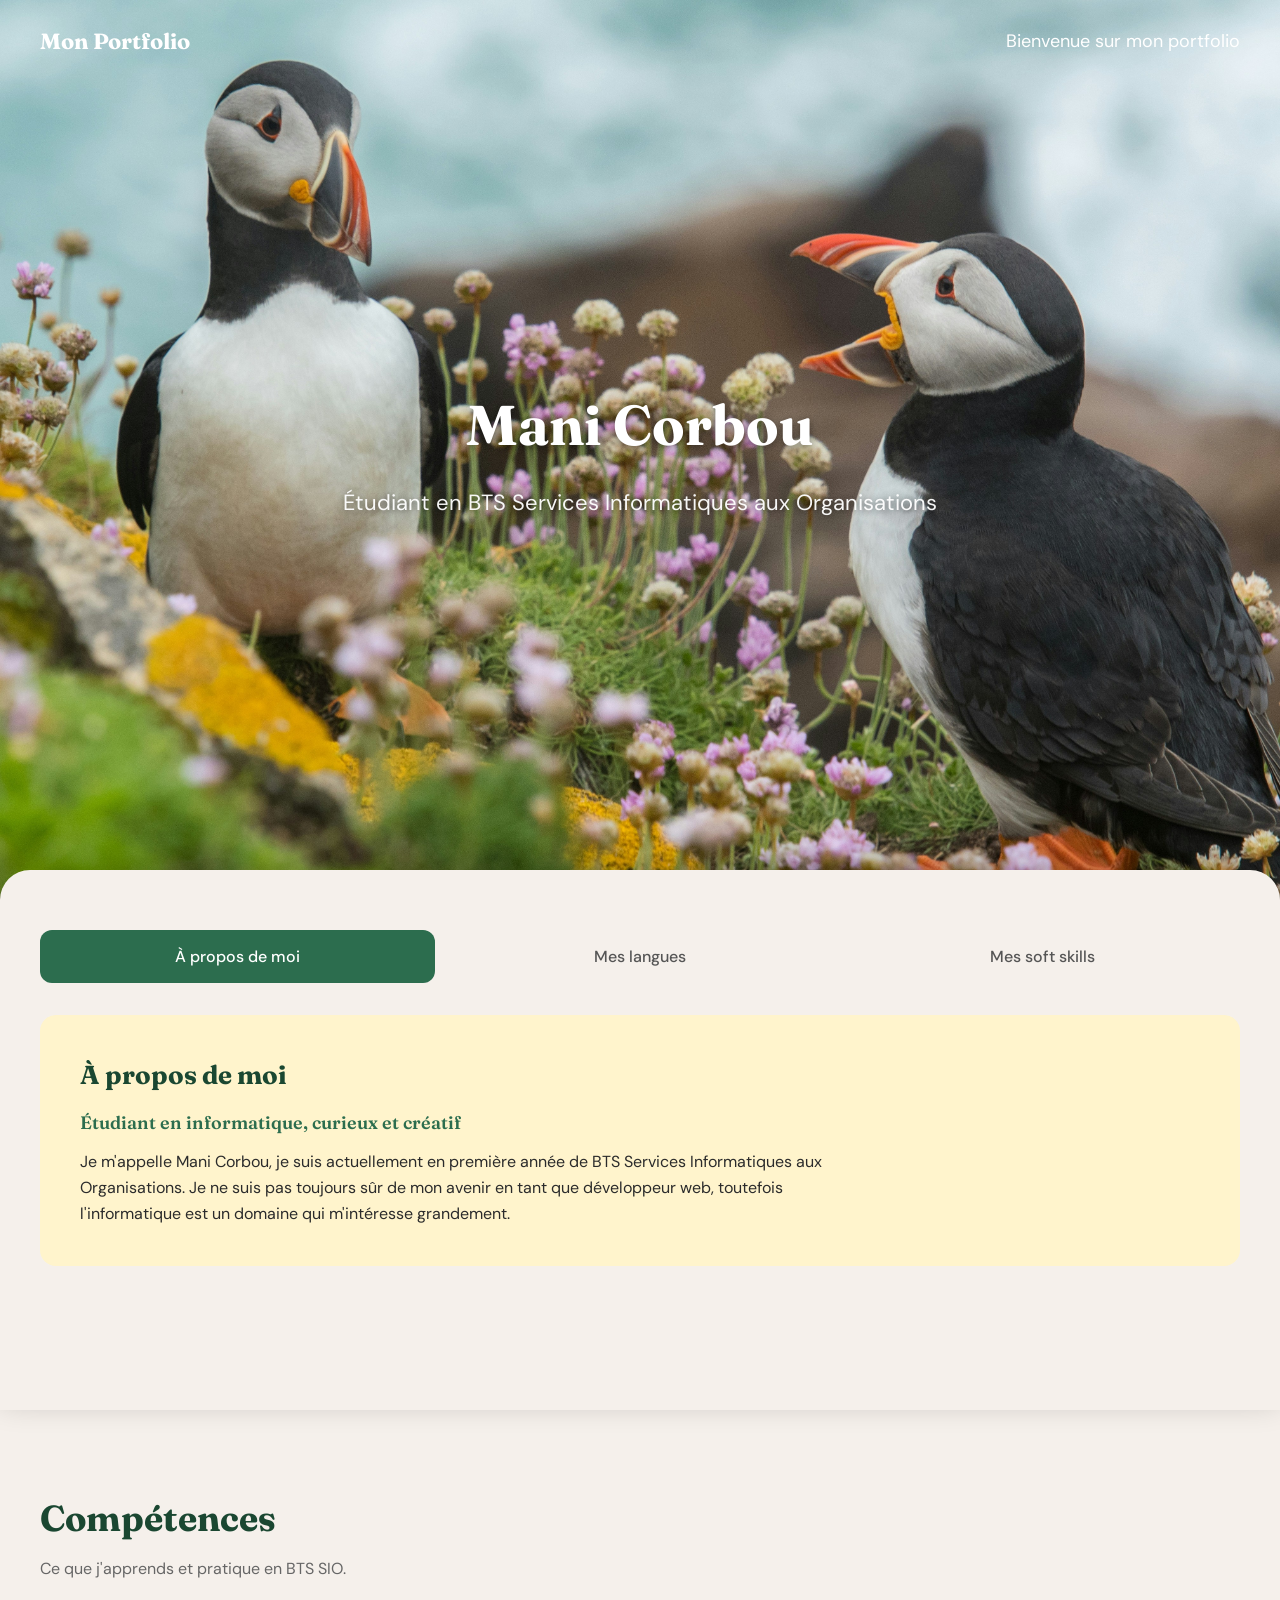
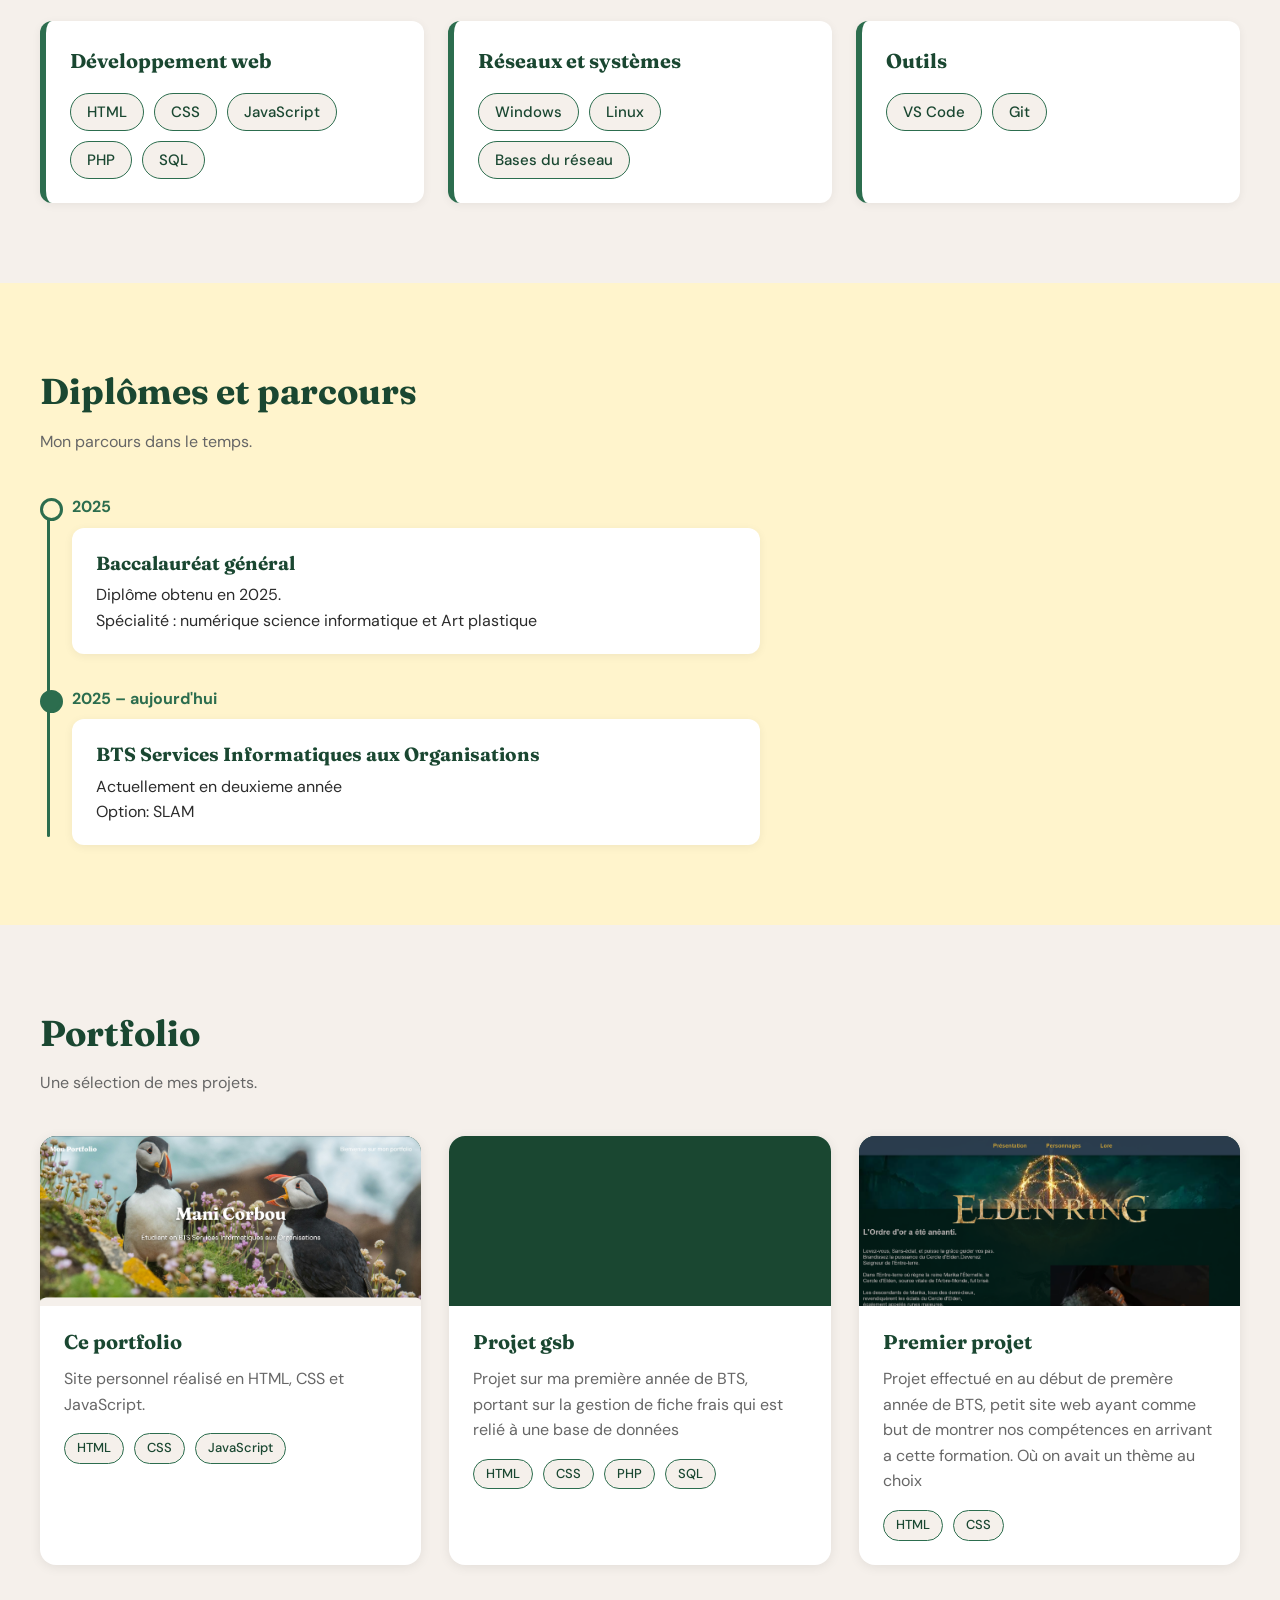
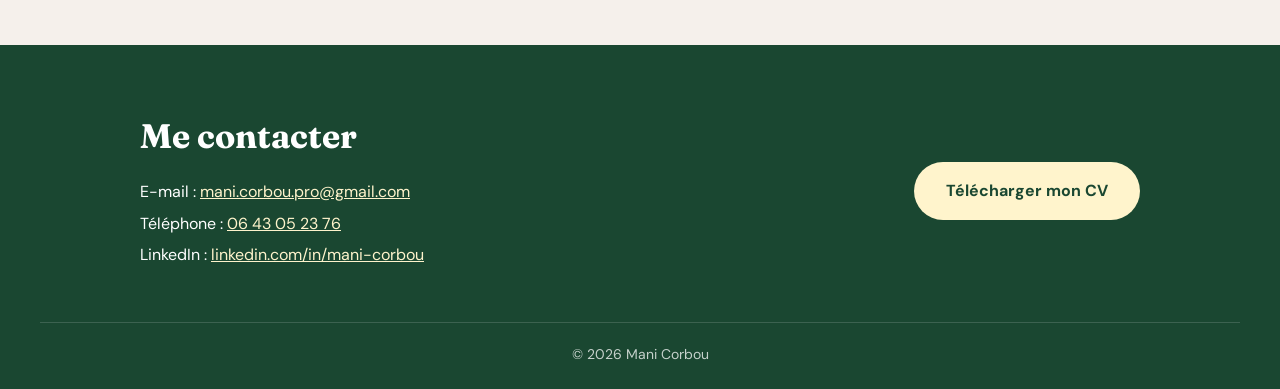
<file: index.html>
<!DOCTYPE html>
<html lang="fr">
<head>
    <meta charset="UTF-8">
    <meta name="viewport" content="width=device-width, initial-scale=1.0">
    <title>Mani Corbou — Portfolio</title>
    <link rel="preconnect" href="https://fonts.googleapis.com">
    <link rel="preconnect" href="https://fonts.gstatic.com" crossorigin>
    <link href="https://fonts.googleapis.com/css2?family=DM+Sans:wght@400;500;700&family=Fraunces:wght@600;700&display=swap" rel="stylesheet">
    <link rel="stylesheet" href="portfolio_css.css">
</head>
<body>

    <header id="main-header">
        <div class="header-logo">Mon Portfolio</div>
        <div class="header-welcome">Bienvenue sur mon portfolio</div>
        <nav class="header-nav">
            <a href="#hero">Accueil</a>
            <a href="#moi">À propos</a>
            <a href="#competences">Compétences</a>
            <a href="#diplomes">Parcours</a>
            <a href="#projets">Projets</a>
            <a href="#contact">Contact</a>
        </nav>
    </header>

    <section id="hero">
        <div class="hero-content">
            <h1>Mani Corbou</h1>
            <p>Étudiant en BTS Services Informatiques aux Organisations</p>
        </div>
    </section>

    <!-- À PROPOS -->
    <section id="moi">
        <div class="tabs-nav" role="tablist">
            <button class="tab-btn active" data-target="apropos" role="tab">À propos de moi</button>
            <button class="tab-btn" data-target="langues" role="tab">Mes langues</button>
            <button class="tab-btn" data-target="softskills" role="tab">Mes soft skills</button>
        </div>

        <div class="tabs-content">
            <div class="tab-panel active" id="apropos">
                <h3>À propos de moi</h3>
                <h5>Étudiant en informatique, curieux et créatif</h5>
                <p>Je m'appelle Mani Corbou, je suis actuellement en première année de BTS Services Informatiques aux Organisations. Je ne suis pas toujours sûr de mon avenir en tant que développeur web, toutefois l'informatique est un domaine qui m'intéresse grandement.</p>
            </div>

            <div class="tab-panel" id="langues">
                <h3>Mes langues</h3>
                <div class="langues-grid">
                    <figure class="langue-card">
                        <img src="images/Royaume-unis-Drapeau.png" alt="Drapeau du Royaume-Uni" class="langues-image">
                        <figcaption>
                            <strong>Anglais</strong>
                            <span id="anglais">Langue maternelle</span>
                        </figcaption>
                    </figure>
                    <figure class="langue-card">
                        <img src="images/Flag_of_France.svg.png" alt="Drapeau de la France" class="langues-image">
                        <figcaption>
                            <strong>Français</strong>
                            <span id="francais">Langue paternelle</span>
                        </figcaption>
                    </figure>
                </div>
            </div>

            <div class="tab-panel" id="softskills">
                <h3>Mes soft skills</h3>
                <ul class="tags">
                    <li>Curiosité</li>
                    <li>Esprit d'équipe</li>
                    <li>Adaptabilité</li>
                    <li>Autonomie</li>
                    <li>Créativité</li>
                    <li>Rigueur</li>
                </ul>
            </div>
        </div>
    </section>

    <!-- COMPÉTENCES -->
    <section id="competences" class="section">
        <h2>Compétences</h2>
        <p class="section-intro">Ce que j'apprends et pratique en BTS SIO.</p>
        <div class="skills-grid">
            <article class="skill-group">
                <h4>Développement web</h4>
                <ul class="tags">
                    <li>HTML</li>
                    <li>CSS</li>
                    <li>JavaScript</li>
                    <li>PHP</li>
                    <li>SQL</li>
            
                </ul>
            </article>
            <article class="skill-group">
                <h4>Réseaux et systèmes</h4>
                <ul class="tags">
                    <li>Windows</li>
                    <li>Linux</li>
                    <li>Bases du réseau</li>
                </ul>
            </article>
            <article class="skill-group">
                <h4>Outils</h4>
                <ul class="tags">
                    <li>VS Code</li>
                    <li>Git</li>
                </ul>
            </article>
        </div>
    </section>

    <!-- DIPLÔMES / PARCOURS -->
    <section id="diplomes" class="section section-alt">
        <h2>Diplômes et parcours</h2>
        <p class="section-intro">Mon parcours dans le temps.</p>
        <ol class="timeline">
            <li class="timeline-item">
                <span class="timeline-date">2025</span>
                <div class="timeline-card">
                    <h4>Baccalauréat général</h4>
                    <p>Diplôme obtenu en 2025.</p>
                    <p>Spécialité : numérique science informatique et Art plastique </p>
                </div>
            </li>
            <li class="timeline-item current">
                <span class="timeline-date">2025 – aujourd'hui</span>
                <div class="timeline-card">
                    <h4>BTS Services Informatiques aux Organisations</h4>
                    <p>Actuellement en deuxieme année</p>
                    <p> Option: SLAM</p>
                </div>
            </li>
        </ol>
    </section>

    <!-- PROJETS -->
    <section id="projets" class="section">
        <h2>Portfolio</h2>
        <p class="section-intro">Une sélection de mes projets.</p>
        <div class="projects-grid">
            <article class="project-card">
                <div class="project-img1"> <alt="Portfolio"></div>
                <div class="project-body">
                    <h4>Ce portfolio</h4>
                    <p>Site personnel réalisé en HTML, CSS et JavaScript.</p>
                    <ul class="tags"><li>HTML</li><li>CSS</li><li>JavaScript</li></ul>
                </div>
            </article>
            <article class="project-card">
                <div class="project-img2"></div>
                <div class="project-body">
                    <h4>Projet gsb</h4>
                    <p>Projet sur ma première année de BTS, portant sur la gestion de fiche frais qui est relié à une base de données </p>
                    <ul class="tags"><li>HTML</li><li>CSS</li><li>PHP</li><li>SQL</li></ul>
                </div>
            </article>
            <article class="project-card">
                <div class="project-img3"></div>
                <div class="project-body">
                    <h4>Premier projet</h4>
                    <p>Projet effectué en au début de premère année de BTS, petit site web ayant comme but de montrer nos compétences en arrivant a cette formation. Où on avait un thème au choix</p>
                    <ul class="tags"><li>HTML</li><li>CSS</li></ul>
                </div>
            </article>
        </div>
    </section>

    <!-- FOOTER / CONTACT -->
    <footer id="contact">
        <div class="footer-inner">
            <div class="footer-text">
                <h2>Me contacter</h2>
                <ul class="contact-list">
                    <li>E-mail : <a href="mailto:mani.corbou.pro@gmail.com">mani.corbou.pro@gmail.com</a></li>
                    <li>Téléphone : <a href="tel:+33643052376">06 43 05 23 76</a></li>
                    <li>LinkedIn : <a href="https://www.linkedin.com/in/mani-corbou-b6986b386/" target="_blank" rel="noopener">linkedin.com/in/mani-corbou</a></li>
                </ul>
            </div>
            <a class="cv-btn" href="cv/CV_Mani_Corbou.pdf" download>Télécharger mon CV</a>
        </div>
        <p class="footer-copy">© 2026 Mani Corbou</p>
    </footer>

    <script src="portfolio.js"></script>
</body>
</html>
</file>
<file: portfolio_css.css>
:root {
    --vert-fonce: #1A4731;
    --vert: #2c6d4e;
    --creme: #FFF4CC;
    --fond: #f5f0eb;
    --texte: #2b2b2b;
    --gris: #666;
    --titres: 'Fraunces', Georgia, serif;
    --corps: 'DM Sans', Arial, sans-serif;
}

* { margin: 0; padding: 0; box-sizing: border-box; }

html { scroll-behavior: smooth; scroll-padding-top: 70px; }

body {
    font-family: var(--corps);
    color: var(--texte);
    line-height: 1.6;
    background: var(--fond);
}

h1, h2, h3, h4, h5 { font-family: var(--titres); }

a:focus-visible, button:focus-visible {
    outline: 3px solid var(--vert);
    outline-offset: 3px;
}

/* ========== HEADER ========== */
#main-header {
    position: fixed;
    top: 0; left: 0;
    width: 100%;
    display: flex;
    align-items: center;
    justify-content: space-between;
    padding: 24px 40px;
    background-color: transparent;
    transition: background-color 0.4s ease, padding 0.4s ease, box-shadow 0.4s ease;
    z-index: 100;
}

#main-header .header-logo { color: #fff; font-size: 22px; font-weight: bold; font-family: var(--titres); transition: font-size 0.4s ease; }
#main-header .header-welcome { display: block; color: #fff; font-size: 18px; }
#main-header .header-nav { display: none; }

#main-header.scrolled {
    background-color: var(--vert-fonce);
    padding: 12px 40px;
    box-shadow: 0 2px 16px rgba(0, 0, 0, 0.4);
}
#main-header.scrolled .header-logo { font-size: 18px; }
#main-header.scrolled .header-welcome { display: none; }
#main-header.scrolled .header-nav { display: flex; gap: 20px; flex-wrap: wrap; }

#main-header .header-nav a {
    color: #fff;
    text-decoration: none;
    font-size: 15px;
    transition: opacity 0.2s ease;
}
#main-header .header-nav a:hover { opacity: 0.7; }

/* ========== HERO ========== */
#hero {
    height: 100vh;
    background-image: url('images/bird_photo.jpg');
    background-size: cover;
    background-position: center;
    background-repeat: no-repeat;
    background-color: var(--vert-fonce);
    display: flex;
    align-items: center;
    justify-content: center;
    text-align: center;
}
#hero .hero-content { color: #fff; padding: 0 20px; }
#hero .hero-content h1 { font-size: 56px; margin-bottom: 16px; text-shadow: 0 2px 8px rgba(0,0,0,0.5); }
#hero .hero-content p { font-size: 22px; opacity: 0.95; text-shadow: 0 1px 6px rgba(0,0,0,0.5); }

/* ========== À PROPOS (onglets) ========== */
#moi {
    position: relative;
    display: flex;
    flex-direction: column;
    gap: 32px;
    padding: 60px 40px;
    min-height: 60vh;
    background: var(--fond);
    border-radius: 30px 30px 0 0;
    box-shadow: 0 -8px 32px rgba(0,0,0,0.2);
    margin-top: -30px;
}

.tabs-nav { display: flex; flex-direction: row; gap: 8px; width: 100%; }

.tab-btn {
    flex: 1;
    background: none;
    border: none;
    padding: 16px 20px;
    border-radius: 12px;
    cursor: pointer;
    font-family: var(--corps);
    font-size: 16px;
    font-weight: 500;
    color: #555;
    text-align: center;
    transition: background 0.2s ease, color 0.2s ease;
}
.tab-btn.active { background-color: var(--vert); color: #fff; }
.tab-btn:hover:not(.active) { background-color: #ede8e3; }

.tabs-content { width: 100%; }

.tab-panel { display: none; background: var(--creme); border-radius: 16px; padding: 40px; }
.tab-panel.active { display: block; }

.tab-panel h3 { font-size: 26px; color: var(--vert-fonce); margin-bottom: 12px; }
.tab-panel h5 { font-size: 18px; font-weight: 600; margin-bottom: 12px; color: var(--vert); }
.tab-panel p { max-width: 70ch; }

/* Langues : cartes bien alignées */
.langues-grid { display: flex; flex-wrap: wrap; gap: 24px; margin-top: 8px; }

.langue-card {
    display: flex;
    align-items: center;
    gap: 16px;
    background: #fff;
    border-radius: 14px;
    padding: 16px 20px;
    box-shadow: 0 2px 10px rgba(0,0,0,0.08);
}
.langues-image {
    width: 72px;
    height: 48px;
    object-fit: cover;
    border-radius: 6px;
    border: 1px solid #ddd;
    flex-shrink: 0;
}
.langue-card figcaption { display: flex; flex-direction: column; }
.langue-card strong { font-size: 18px; color: var(--vert-fonce); }
.langue-card span { color: var(--gris); font-size: 15px; }

/* Étiquettes (soft skills, compétences, projets) */
.tags { list-style: none; display: flex; flex-wrap: wrap; gap: 10px; }
.tags li {
    background: #fff;
    color: var(--vert-fonce);
    border: 1px solid var(--vert);
    border-radius: 999px;
    padding: 6px 16px;
    font-size: 15px;
    font-weight: 500;
}

/* ========== SECTIONS GÉNÉRALES ========== */
.section { padding: 80px 40px; }
.section-alt { background: var(--creme); }

.section h2 { font-size: 36px; color: var(--vert-fonce); margin-bottom: 8px; }
.section-intro { color: var(--gris); margin-bottom: 40px; }

/* Compétences */
.skills-grid { display: grid; grid-template-columns: repeat(auto-fit, minmax(260px, 1fr)); gap: 24px; }
.skill-group {
    background: #fff;
    border-left: 6px solid var(--vert);
    border-radius: 12px;
    padding: 24px;
    box-shadow: 0 2px 10px rgba(0,0,0,0.06);
}
.skill-group h4 { font-size: 20px; color: var(--vert-fonce); margin-bottom: 16px; }
.skill-group .tags li { background: var(--fond); }

/* Parcours : frise chronologique */
.timeline {
    list-style: none;
    position: relative;
    max-width: 720px;
    padding-left: 32px;
}
.timeline::before {
    content: "";
    position: absolute;
    left: 7px; top: 8px; bottom: 8px;
    width: 3px;
    background: var(--vert);
    border-radius: 2px;
}
.timeline-item { position: relative; margin-bottom: 32px; }
.timeline-item:last-child { margin-bottom: 0; }
.timeline-item::before {
    content: "";
    position: absolute;
    left: -32px; top: 4px;
    width: 17px; height: 17px;
    border-radius: 50%;
    background: var(--creme);
    border: 3px solid var(--vert);
}
.timeline-item.current::before { background: var(--vert); }
.timeline-date { display: block; font-weight: 700; color: var(--vert); margin-bottom: 8px; }
.timeline-card { background: #fff; border-radius: 12px; padding: 20px 24px; box-shadow: 0 2px 10px rgba(0,0,0,0.06); }
.timeline-card h4 { font-size: 19px; color: var(--vert-fonce); margin-bottom: 4px; }

/* Projets */
.projects-grid { display: grid; grid-template-columns: repeat(auto-fit, minmax(280px, 1fr)); gap: 28px; }
.project-card {
    background: #fff;
    border-radius: 16px;
    overflow: hidden;
    box-shadow: 0 2px 12px rgba(0,0,0,0.08);
    transition: transform 0.25s ease, box-shadow 0.25s ease;
}
.project-card:hover { transform: translateY(-4px); box-shadow: 0 8px 24px rgba(0,0,0,0.14); }
.project-img1 {
    height: 170px;
    display: flex;
    align-items: center;
    justify-content: center;
    background-color: var(--vert-fonce);
    background-image: url('images/portfolio.png');
    background-repeat: no-repeat;
    color: rgba(255,255,255,0.7);
    font-size: 15px;
    background-size: cover;
    background-position: center;
}
.project-img2 {
    height: 170px;
    display: flex;
    align-items: center;
    justify-content: center;
    background-color: var(--vert-fonce);
    background-image: var(--vert-fonce);
    background-repeat: no-repeat;
    color: rgba(255,255,255,0.7);
    font-size: 15px;
    background-size: cover;
    background-position: center;
}
.project-img3 {
    height: 170px;
    display: flex;
    align-items: center;
    justify-content: center;
    background-color: var(--vert-fonce);
    background-image: url('images/elden-ring-site.png');
    background-repeat: no-repeat;
    color: rgba(255,255,255,0.7);
    font-size: 15px;
    background-size: cover;
    background-position: center;
}
.project-body { padding: 20px 24px 24px; }
.project-body h4 { font-size: 20px; color: var(--vert-fonce); margin-bottom: 8px; }
.project-body p { margin-bottom: 16px; color: var(--gris); }
.project-body .tags li { font-size: 13px; padding: 4px 12px; background: var(--fond); }

/* ========== FOOTER ========== */
#contact {
    background: var(--vert-fonce);
    color: #fff;
    padding: 64px 40px 24px;
}
.footer-inner {
    display: flex;
    flex-wrap: wrap;
    align-items: center;
    justify-content: space-between;
    gap: 32px;
    max-width: 1000px;
    margin: 0 auto;
}
#contact h2 { font-size: 34px; margin-bottom: 8px; }
.contact-list { list-style: none; margin-top: 16px; }
.contact-list li { margin-bottom: 6px; }
.contact-list a { color: var(--creme); }

.cv-btn {
    display: inline-block;
    background: var(--creme);
    color: var(--vert-fonce);
    font-weight: 700;
    text-decoration: none;
    padding: 16px 32px;
    border-radius: 999px;
    transition: transform 0.2s ease, background 0.2s ease;
}
.cv-btn:hover { background: #fff; transform: translateY(-2px); }

.footer-copy {
    text-align: center;
    margin-top: 48px;
    padding-top: 20px;
    border-top: 1px solid rgba(255,255,255,0.2);
    font-size: 14px;
    opacity: 0.75;
}

/* ========== MOBILE ========== */
@media (max-width: 768px) {
    #main-header { padding: 16px 20px; }
    #main-header.scrolled { padding: 10px 20px; }
    #main-header.scrolled .header-logo { display: none; }
    #main-header.scrolled .header-nav { gap: 12px; }
    #main-header .header-nav a { font-size: 14px; }

    #hero .hero-content h1 { font-size: 34px; }
    #hero .hero-content p { font-size: 18px; }

    #moi { padding: 40px 20px; }
    .tabs-nav { flex-direction: column; }
    .tab-panel { padding: 24px; }

    .section { padding: 56px 20px; }
    .section h2 { font-size: 28px; }
    #contact { padding: 48px 20px 20px; }
}

@media (prefers-reduced-motion: reduce) {
    html { scroll-behavior: auto; }
    * { transition: none !important; }
}
</file>
